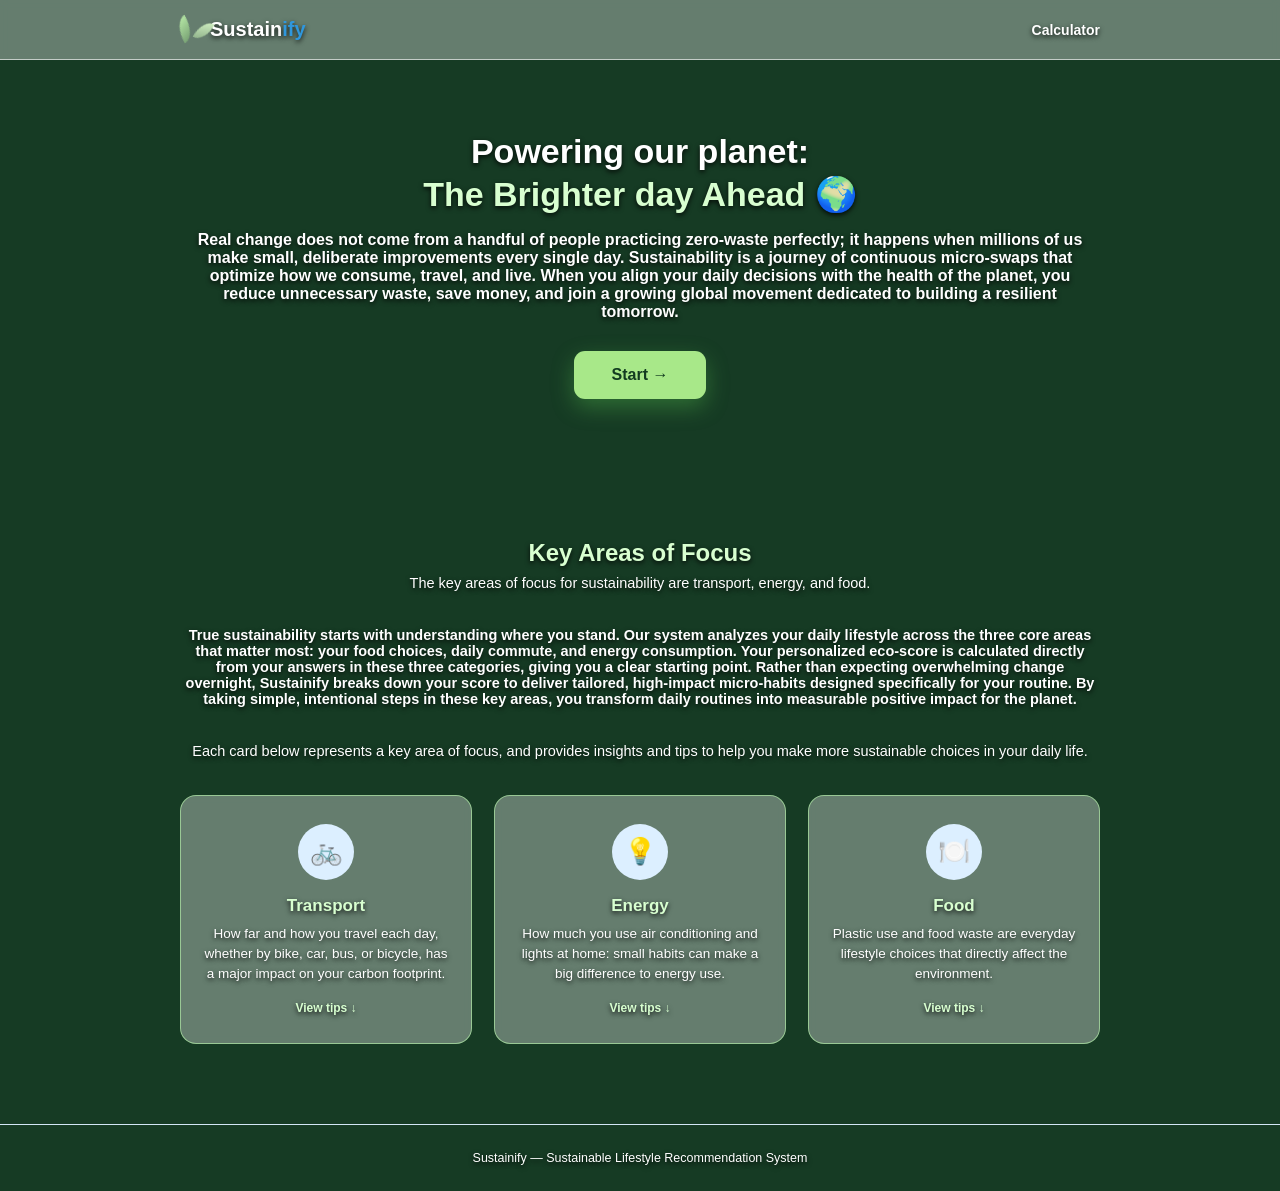
<file: index.html>
<!DOCTYPE html>
<html lang="en">
<head>
<meta charset="UTF-8">
<meta name="viewport" content="width=device-width, initial-scale=1.0">
<link rel="stylesheet" href="forest.css">
<title>Sustainify — Sustainable Lifestyle Recommendation System</title>
<style>
  :root{
    --sky-50:#f0f8ff;
    --sky-100:#dcefff;
    --sky-200:#b9dffb;
    --sky-400:#67b1e5;
    --sky-500:#2f97dd;
    --sky-600:#19659b;
    --navy:#123353;
    --ink:#213244;
    --ink-soft:#5c6b7a;
    --line:#d3e6f5;
    --white:#ffffff;
    --surface:rgba(255,255,255,.86);
    --card-surface:rgba(255,255,255,.94);
  }
  :root[data-theme="dark"]{
    --sky-50:#101d2b;
    --sky-100:#19344b;
    --sky-200:#285979;
    --sky-400:#78c4f2;
    --sky-500:#58afe6;
    --sky-600:#3d9bd5;
    --navy:#e4f3ff;
    --ink:#e8f1f7;
    --ink-soft:#a8bac8;
    --line:#294458;
    --white:#142433;
    --surface:rgba(20,36,51,.86);
    --card-surface:rgba(20,36,51,.94);
  }
  *{box-sizing:border-box;}
  .forest-scene{
    position:fixed; left:0; right:0; bottom:0; height:130px;
    overflow:hidden; pointer-events:none; z-index:0; opacity:.82;
  }
  .forest-layer{position:absolute; left:50%; bottom:0; width:3200px; height:130px; transform:translateX(-50%);}
  .forest-layer svg{display:block; width:3200px; height:130px;}
  .forest-layer.back{opacity:.35; transform:translateX(-50%) translateY(8px);}
  .forest-layer.mid{opacity:.48; transform:translateX(-50%) translateY(18px);}
  .forest-layer.front{opacity:.72; transform:translateX(-50%) translateY(32px);}
  .leaf-field{position:fixed; inset:0; overflow:hidden; pointer-events:none; z-index:0;}
  .leaf{position:absolute; width:11px; height:20px; border-radius:100% 0 100% 0; background:var(--sky-400); opacity:.32; animation:leafDrift 12s linear infinite;}
  body > *:not(.forest-scene):not(.leaf-field){position:relative; z-index:1;}
  .leaf:nth-child(1){left:12%; top:18%; animation-delay:-2s;}
  .leaf:nth-child(2){left:28%; top:42%; animation-delay:-7s; transform:scale(.7);}
  .leaf:nth-child(3){left:54%; top:12%; animation-delay:-4s; transform:scale(.8);}
  .leaf:nth-child(4){left:72%; top:35%; animation-delay:-9s; transform:scale(.65);}
  .leaf:nth-child(5){left:86%; top:20%; animation-delay:-6s; transform:scale(.9);}
  .leaf:nth-child(6){left:42%; top:65%; animation-delay:-11s; transform:scale(.6);}
  @keyframes leafDrift{
    0%{margin-left:-20px; transform:rotate(0deg) translateY(0);}
    50%{margin-left:20px; transform:rotate(180deg) translateY(18px);}
    100%{margin-left:-20px; transform:rotate(360deg) translateY(0);}
  }
  @media(prefers-reduced-motion:reduce){.leaf{animation:none;}}
  body{
    margin:0;
    font-family:'Segoe UI', Arial, sans-serif;
    background:transparent;
    color:var(--ink);
    transition:background .2s, color .2s;
  }
  .wrap{max-width:960px; margin:0 auto; padding:0 20px;}

  header{
    background:var(--surface);
    border-bottom:1px solid var(--line);
    padding:18px 0;
    position:sticky; top:0; z-index:10;
  }
  .nav-row{display:flex; align-items:center; justify-content:space-between;}
  .logo{
    display:inline-block; font-size:20px; font-weight:700; color:var(--navy);
    transform-style:preserve-3d; transform-origin:center; cursor:grab;
    animation:logoFloat 3.8s ease-in-out infinite;
    will-change:transform;
  }
  .logo:active{cursor:grabbing;}
  .logo:hover{animation-play-state:paused; transform:translate3d(0,-3px,0) rotateX(8deg) rotateY(-10deg);}
  .logo span{display:inline-block; color:var(--sky-500); transform:translateZ(8px);}
  @keyframes logoFloat{
    0%,100%{transform:translate3d(0,0,0) rotateX(0deg) rotateY(-3deg);}
    50%{transform:translate3d(0,-4px,0) rotateX(5deg) rotateY(3deg);}
  }
  @media(prefers-reduced-motion:reduce){
    .logo{animation:none;}
    .logo:hover{transform:none;}
  }
  header nav a{
    color:var(--ink-soft); text-decoration:none; font-size:14px; font-weight:600;
    margin-left:22px;
  }
  header nav a:hover{color:var(--sky-600);}
  .hero{
    background:linear-gradient(180deg, var(--sky-50), var(--white) 85%);
    padding:70px 0 60px;
    text-align:center;
    position:relative;
    overflow:hidden;
  }
  .hero .wrap{
    position:relative;
    z-index:1;
  }
  .hero h1{
    font-size:34px; color:var(--navy); margin:0 0 16px; line-height:1.25;
  }
  .hero h1 span{color:var(--sky-500);}
  .hero p{
    font-size:16px; color:var(--ink-soft); max-width:900px; margin:0 auto 30px;
  }
  .btn-start{
    display:inline-block; background:var(--sky-600); color:#fff; text-decoration:none;
    font-size:16px; font-weight:700; padding:15px 38px; border-radius:11px;
    box-shadow:0 8px 20px rgba(28,124,192,0.28);
    transition:background .15s, transform .12s;
  }
  .btn-start:hover{background:var(--navy);}
  .btn-start:active{transform:translateY(1px);}

  .cards-section{padding:60px 0 80px;}
  .cards-section h2{
    text-align:center; font-size:24px; color:var(--navy); margin-bottom:8px;
  }
  .cards-section > .wrap > p{
    text-align:center; color:var(--ink-soft); font-size:14.5px; margin:0 0 36px;
  }
  .cards-grid{
    display:grid; grid-template-columns:repeat(3, 1fr); gap:22px;
  }
  .card{
    background:var(--card-surface); border:1px solid var(--line); border-radius:16px;
    padding:28px 22px; text-align:center;
    cursor:pointer; transition:transform .15s, box-shadow .15s;
  }
  .card:hover{transform:translateY(-4px); box-shadow:0 12px 26px rgba(28,124,192,0.14);}
  .card:focus-visible{outline:3px solid var(--sky-400); outline-offset:4px;}
  .card .icon{
    width:56px; height:56px; border-radius:50%; background:var(--sky-100);
    display:flex; align-items:center; justify-content:center; margin:0 auto 16px;
    font-size:26px;
  }
  .card h3{font-size:17px; color:var(--navy); margin:0 0 8px;}
  .card p{font-size:13.5px; color:var(--ink-soft); margin:0; line-height:1.5;}
  .card-hint{display:block; margin-top:16px; color:var(--sky-600); font-size:12px; font-weight:700;}
  .card-tips{margin:18px 0 0; padding:14px 0 0 18px; border-top:1px solid var(--line); text-align:left; color:var(--ink); font-size:13px; line-height:1.5;}
  .card-tips li{margin-bottom:8px;}
  .card-tips li:last-child{margin-bottom:0;}

  footer{
    text-align:center; padding:26px 0; color:var(--ink-soft); font-size:12.5px;
    border-top:1px solid var(--line);
  }

  @media(max-width:720px){
    .cards-grid{grid-template-columns:1fr;}
    .hero h1{font-size:26px;}
  }
</style>
</head>
<body>

<div class="video-background" aria-hidden="true">
  <iframe src="https://www.youtube.com/embed/VJLZvLD_ZRc?autoplay=1&mute=1&loop=1&playlist=VJLZvLD_ZRc&controls=0&rel=0&modestbranding=1" title="Sustainify background video" allow="autoplay; encrypted-media" tabindex="-1"></iframe>
</div>

<div class="forest-scene" aria-hidden="true">
  <div class="forest-layer back">
    <svg width="3200" height="130" xmlns="http://www.w3.org/2000/svg"><polygon points="30,130 50,80 40,80 55,45 45,45 60,10 75,45 65,45 80,80 70,80 90,130" fill="var(--sky-100)"/><polygon points="140,130 158,90 149,90 163,58 154,58 170,28 186,58 177,58 191,90 182,90 199,130" fill="var(--sky-100)"/></svg>
  </div>
  <div class="forest-layer mid">
    <svg width="3200" height="130" xmlns="http://www.w3.org/2000/svg"><polygon points="40,130 62,70 50,70 68,32 56,32 74,0 92,32 80,32 98,70 86,70 108,130" fill="var(--sky-400)"/><polygon points="150,130 168,85 158,85 173,52 163,52 180,20 197,52 187,52 202,85 192,85 210,130" fill="var(--sky-400)"/></svg>
  </div>
  <div class="forest-layer front">
    <svg width="3200" height="130" xmlns="http://www.w3.org/2000/svg"><polygon points="35,130 60,55 46,55 66,10 52,10 72,-15 92,10 78,10 98,55 84,55 109,130" fill="var(--navy)"/><polygon points="150,130 172,68 160,68 177,30 165,30 184,0 203,30 191,30 208,68 196,68 218,130" fill="var(--navy)"/></svg>
  </div>
</div>
<div class="leaf-field" aria-hidden="true"><span class="leaf"></span><span class="leaf"></span><span class="leaf"></span><span class="leaf"></span><span class="leaf"></span><span class="leaf"></span></div>

<header>
  <div class="wrap nav-row">
    <div class="logo">Sustain<span>ify</span></div>
    <nav>
      <a href="calculator1.html">Calculator</a>
    </nav>
  </div>
</header>

<section class="hero">
  <div class="wrap">
    <h1>Powering our planet:<br><span>The Brighter day Ahead 🌍</span></h1>
    <p><strong>Real change does not come from a handful of people practicing zero-waste perfectly; it happens when millions of us make small, deliberate improvements every single day. Sustainability is a journey of continuous micro-swaps that optimize how we consume, travel, and live. When you align your daily decisions with the health of the planet, you reduce unnecessary waste, save money, and join a growing global movement dedicated to building a resilient tomorrow.</strong></p>
    <a href="calculator1.html" class="btn-start">Start →</a>

  </div>
</section>

<section class="cards-section">
  <div class="wrap">
    <h2>Key Areas of Focus</h2>
    <p>The key areas of focus for sustainability are transport, energy, and food.</p>
    <p><strong>True sustainability starts with understanding where you stand. Our system analyzes your daily lifestyle across the three core areas that matter most: your food choices, daily commute, and energy consumption. Your personalized eco-score is calculated directly from your answers in these three categories, giving you a clear starting point. Rather than expecting overwhelming change overnight, Sustainify breaks down your score to deliver tailored, high-impact micro-habits designed specifically for your routine. By taking simple, intentional steps in these key areas, you transform daily routines into measurable positive impact for the planet.</strong></p>

    <p>Each card below represents a key area of focus, and provides insights and tips to help you make more sustainable choices in your daily life.</p>
    <div class="cards-grid">
      <div class="card" role="button" tabindex="0" aria-expanded="false" aria-controls="transport-tips">
        <div class="icon">🚲</div>
        <h3><strong>Transport</strong></h3>
        <p>How far and how you travel each day, whether by bike, car, bus, or bicycle, has a major impact on your carbon footprint.</p>
        <span class="card-hint">View tips ↓</span>
        <ul class="card-tips" id="transport-tips" hidden>
          <li>Walk, cycle, or use public transport for short journeys.</li>
          <li>Combine errands into one trip and carpool when possible.</li>
          <li>Keep your tires properly inflated to improve fuel efficiency.</li>
        </ul>
      </div>
      <div class="card" role="button" tabindex="0" aria-expanded="false" aria-controls="energy-tips">
        <div class="icon">💡</div>
        <h3><strong>Energy</strong></h3>
        <p>How much you use air conditioning and lights at home: small habits can make a big difference to energy use.</p>
        <span class="card-hint">View tips ↓</span>
        <ul class="card-tips" id="energy-tips" hidden>
          <li>Switch to LED bulbs and turn lights off in empty rooms.</li>
          <li>Use natural light and air whenever the weather allows.</li>
          <li>Unplug chargers and devices when they are not in use.</li>
        </ul>
      </div>
      <div class="card" role="button" tabindex="0" aria-expanded="false" aria-controls="food-tips">
        <div class="icon">🍽️</div>
        <h3><strong>Food</strong></h3>
        <p>Plastic use and food waste are everyday lifestyle choices that directly affect the environment.</p>
        <span class="card-hint">View tips ↓</span>
        <ul class="card-tips" id="food-tips" hidden>
          <li>Plan portions before cooking to prevent food waste.</li>
          <li>Choose reusable bottles, bags, and containers instead of single-use plastic.</li>
          <li>Buy local, seasonal ingredients when they are available.</li>
        </ul>
      </div>
    </div>
  </div>
</section>

<footer>Sustainify — Sustainable Lifestyle Recommendation System</footer>

</body>
<script>
  document.querySelectorAll('.card').forEach(function(card){
    const tips = card.querySelector('.card-tips');
    const hint = card.querySelector('.card-hint');

    function toggleTips(){
      const isOpen = card.getAttribute('aria-expanded') === 'true';
      card.setAttribute('aria-expanded', String(!isOpen));
      card.classList.toggle('is-open', !isOpen);
      tips.hidden = isOpen;
      hint.textContent = isOpen ? 'View tips ↓' : 'Hide tips ↑';
    }

    card.addEventListener('click', toggleTips);
    card.addEventListener('keydown', function(event){
      if(event.key === 'Enter' || event.key === ' '){
        event.preventDefault();
        toggleTips();
      }
    });
  });
</script>
</html>
</file>
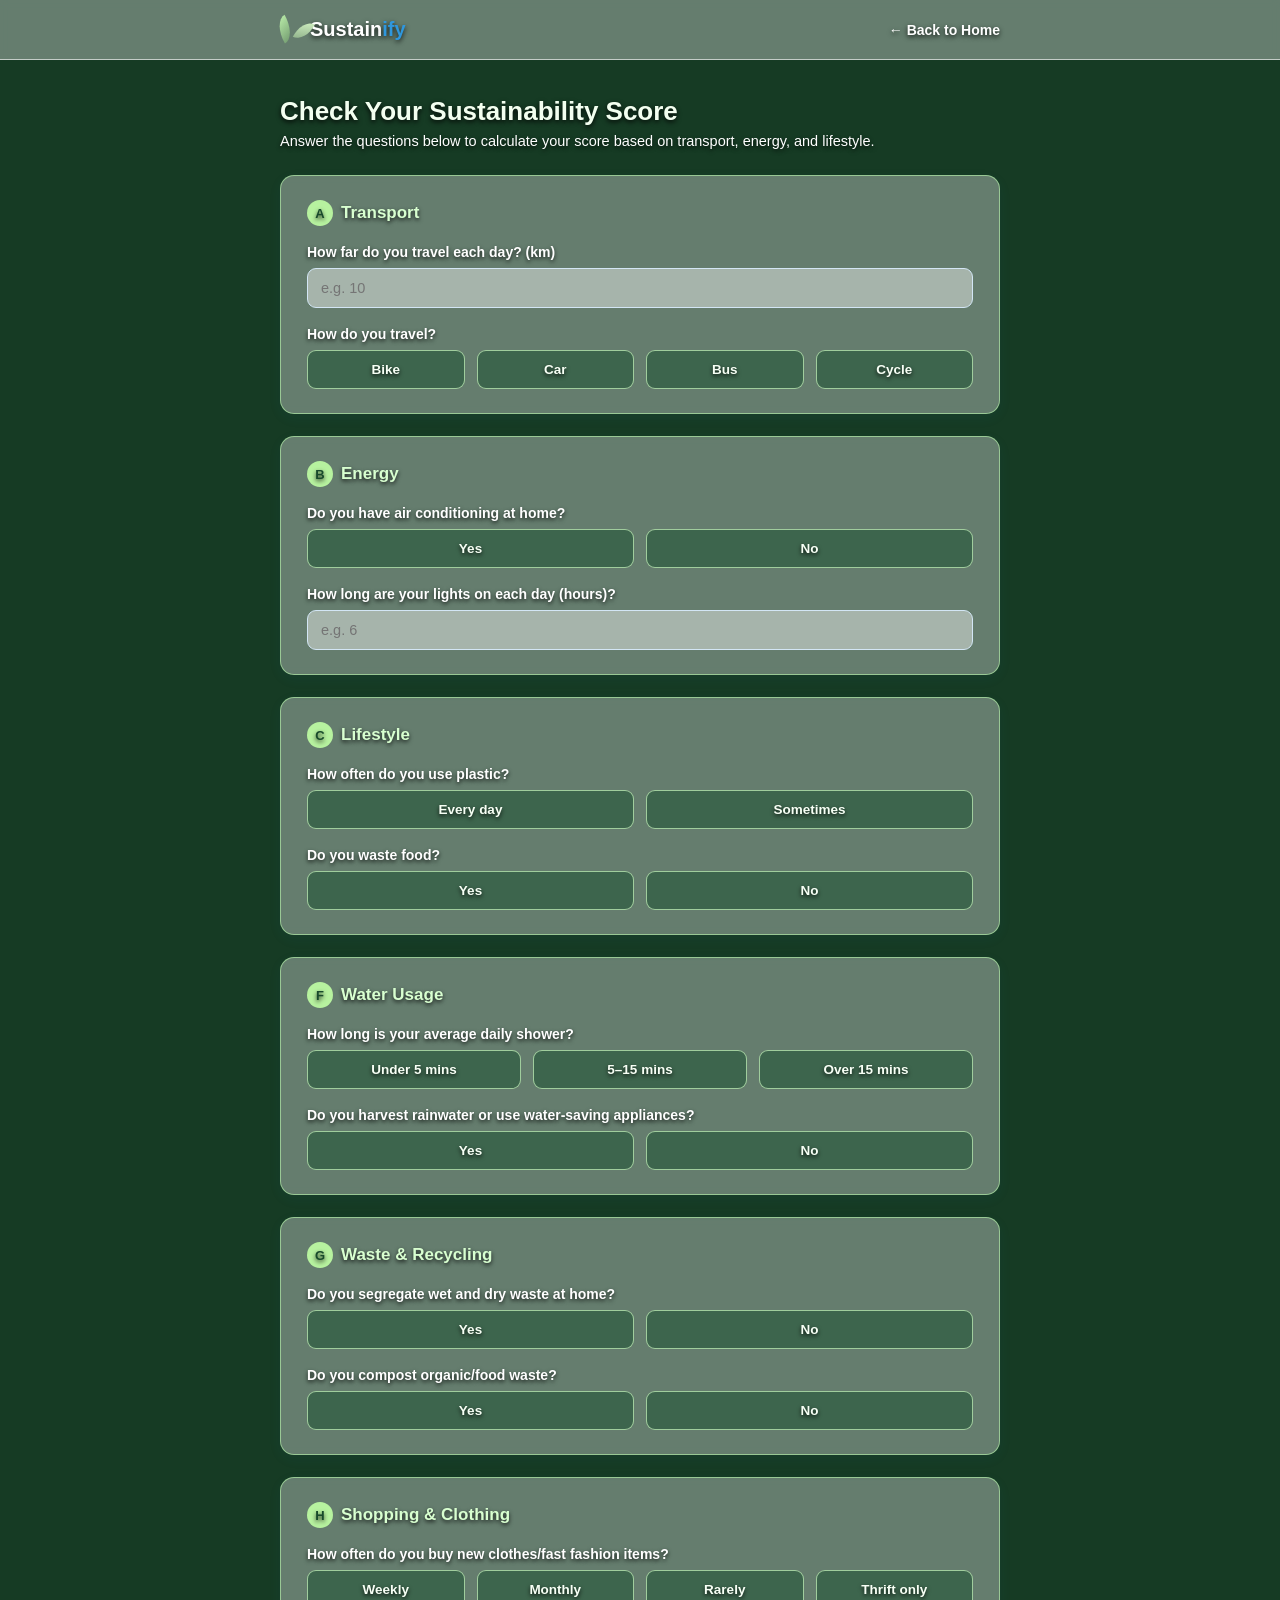
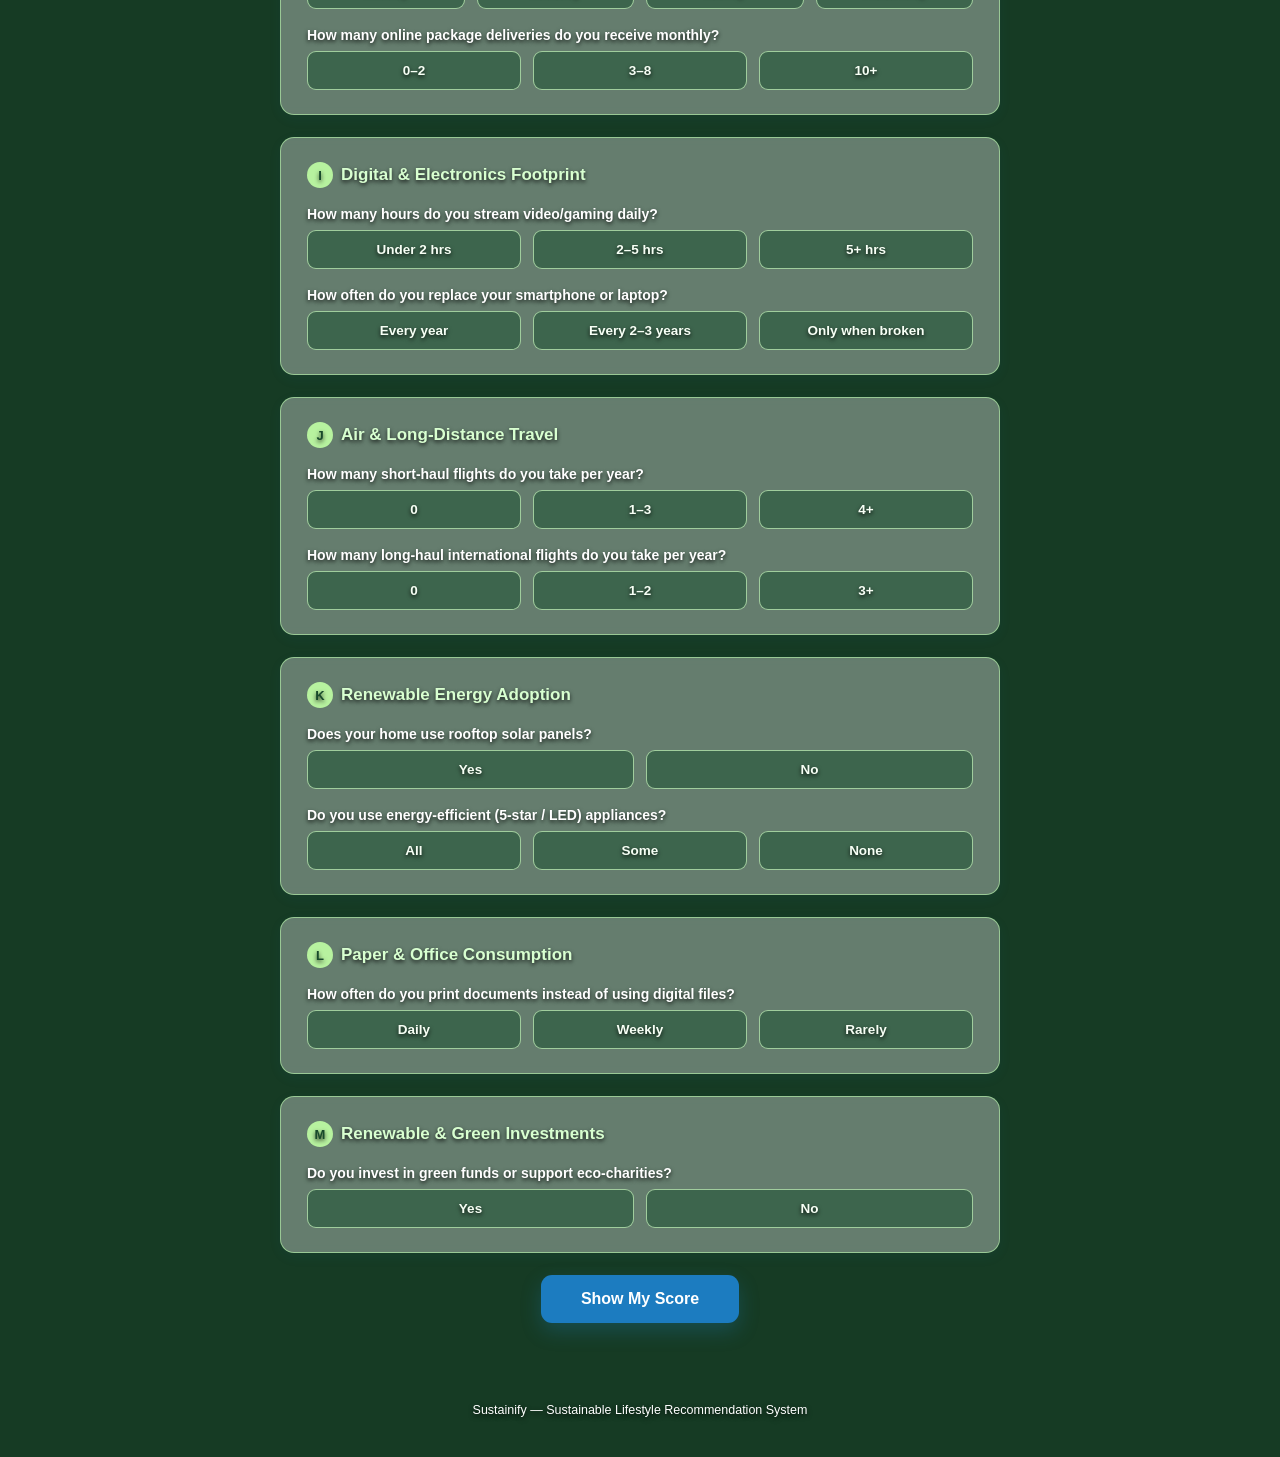
<file: calculator1.html>
<!DOCTYPE html>
<html lang="en">
<head>
<meta charset="UTF-8">
<meta name="viewport" content="width=device-width, initial-scale=1.0">
<link rel="stylesheet" href="forest.css">
<title>Sustainify — Calculator</title>
<style>
  :root{
    --sky-50:#f0f8ff;
    --sky-100:#dcefff;
    --sky-200:#b9dffb;
    --sky-400:#5fb2ec;
    --sky-500:#2f97dd;
    --sky-600:#1c7cc0;
    --navy:#123353;
    --ink:#213244;
    --ink-soft:#5c6b7a;
    --line:#d3e6f5;
    --white:#ffffff;
  }
  :root[data-theme="dark"]{
    --sky-50:#101d2b;
    --sky-100:#19344b;
    --sky-200:#285979;
    --sky-400:#78c4f2;
    --sky-500:#58afe6;
    --sky-600:#3d9bd5;
    --navy:#e4f3ff;
    --ink:#e8f1f7;
    --ink-soft:#a8bac8;
    --line:#294458;
    --white:#142433;
  }
  *{box-sizing:border-box;}
  .forest-scene{position:fixed;left:0;right:0;bottom:0;height:130px;overflow:hidden;pointer-events:none;z-index:0;opacity:.82;}
  .forest-layer{position:absolute;left:50%;bottom:0;width:3200px;height:130px;transform:translateX(-50%);}
  .forest-layer svg{display:block;width:3200px;height:130px;}
  .forest-layer.back{opacity:.35;transform:translateX(-50%) translateY(8px);}
  .forest-layer.mid{opacity:.48;transform:translateX(-50%) translateY(18px);}
  .forest-layer.front{opacity:.72;transform:translateX(-50%) translateY(32px);}
  .leaf-field{position:fixed;inset:0;overflow:hidden;pointer-events:none;z-index:0;}
  .leaf{position:absolute;width:11px;height:20px;border-radius:100% 0 100% 0;background:var(--sky-400);opacity:.32;animation:leafDrift 12s linear infinite;}
  body > *:not(.forest-scene):not(.leaf-field){position:relative;z-index:1;}
  .leaf:nth-child(1){left:12%;top:18%;animation-delay:-2s}.leaf:nth-child(2){left:28%;top:42%;animation-delay:-7s;transform:scale(.7)}.leaf:nth-child(3){left:54%;top:12%;animation-delay:-4s;transform:scale(.8)}.leaf:nth-child(4){left:72%;top:35%;animation-delay:-9s;transform:scale(.65)}.leaf:nth-child(5){left:86%;top:20%;animation-delay:-6s;transform:scale(.9)}.leaf:nth-child(6){left:42%;top:65%;animation-delay:-11s;transform:scale(.6)}
  @keyframes leafDrift{0%{margin-left:-20px;transform:rotate(0deg) translateY(0)}50%{margin-left:20px;transform:rotate(180deg) translateY(18px)}100%{margin-left:-20px;transform:rotate(360deg) translateY(0)}}
  @media(prefers-reduced-motion:reduce){.leaf{animation:none}}
  body{
    margin:0;
    font-family:'Segoe UI', Arial, sans-serif;
    background:transparent;
    color:var(--ink);
    transition:background .2s, color .2s;
  }
  header{
    background:var(--white);
    border-bottom:1px solid var(--line);
    padding:18px 0;
  }
  .wrap{max-width:760px; margin:0 auto; padding:0 20px;}
  .nav-row{display:flex; align-items:center; justify-content:space-between;}
  .logo{font-size:20px; font-weight:700; color:var(--navy);}
  .logo span{color:var(--sky-500);}
  header nav a{
    color:var(--ink-soft); text-decoration:none; font-size:14px; font-weight:600;
  }
  .page-title{padding:36px 0 6px;}
  .page-title h1{font-size:26px; color:var(--navy); margin:0 0 6px;}
  .page-title p{color:var(--ink-soft); font-size:14.5px; margin:0;}

  form{padding:20px 0 60px;}

  .section-card{
    background:var(--white);
    border:1px solid var(--line);
    border-radius:14px;
    padding:24px 26px;
    margin-bottom:22px;
    box-shadow:0 4px 14px rgba(31,124,192,0.06);
  }
  .section-card h2{
    font-size:17px; color:var(--sky-600); margin:0 0 18px;
    display:flex; align-items:center; gap:8px;
  }
  .section-card h2 .badge{
    width:26px; height:26px; border-radius:50%; background:var(--sky-100);
    color:var(--sky-600); font-size:13px; font-weight:700;
    display:flex; align-items:center; justify-content:center;
  }

  .field{margin-bottom:18px;}
  .field:last-child{margin-bottom:0;}
  .field label{
    display:block; font-size:14px; font-weight:600; color:var(--ink);
    margin-bottom:8px;
  }
  .field input[type="number"],
  .field select{
    width:100%; padding:11px 13px; border:1.5px solid var(--line);
    border-radius:9px; font-size:14.5px; font-family:inherit;
    background:var(--sky-50); outline:none; color:var(--ink);
  }
  .field input:focus, .field select:focus{border-color:var(--sky-500); background:var(--white);}

  .radio-row, .choice-row{display:flex; gap:12px; flex-wrap:wrap;}
  .choice{
    flex:1; min-width:110px;
  }
  .choice input{display:none;}
  .choice label{
    display:block; text-align:center; padding:11px 10px;
    border:1.5px solid var(--line); border-radius:9px;
    background:var(--sky-50); font-size:13.5px; font-weight:600; color:var(--ink-soft);
    cursor:pointer; transition:.15s;
    margin:0;
  }
  .choice input:checked + label{
    background:var(--sky-500); border-color:var(--sky-500); color:#fff;
  }

  .submit-row{text-align:center; margin-top:8px;}
  .btn-submit{
    background:var(--sky-600); color:#fff; border:none; border-radius:11px;
    padding:15px 40px; font-size:16px; font-weight:700; cursor:pointer;
    box-shadow:0 8px 20px rgba(28,124,192,0.28);
    transition:transform .12s, background .15s;
  }
  .btn-submit:hover{background:var(--navy);}
  .btn-submit:active{transform:translateY(1px);}

  .error-text{color:#c0392b; font-size:12.5px; margin-top:6px; display:none;}

  footer{
    text-align:center; padding:20px 0 40px; color:var(--ink-soft); font-size:12.5px;
  }
</style>
</head>
<body>

<div class="video-background" aria-hidden="true">
  <iframe src="https://www.youtube.com/embed/VJLZvLD_ZRc?autoplay=1&mute=1&loop=1&playlist=VJLZvLD_ZRc&controls=0&rel=0&modestbranding=1" title="Sustainify background video" allow="autoplay; encrypted-media" tabindex="-1"></iframe>
</div>

<div class="forest-scene" aria-hidden="true"><div class="forest-layer back"><svg width="3200" height="130" xmlns="http://www.w3.org/2000/svg"><polygon points="30,130 50,80 40,80 55,45 45,45 60,10 75,45 65,45 80,80 70,80 90,130" fill="var(--sky-100)"/><polygon points="140,130 158,90 149,90 163,58 154,58 170,28 186,58 177,58 191,90 182,90 199,130" fill="var(--sky-100)"/></svg></div><div class="forest-layer mid"><svg width="3200" height="130" xmlns="http://www.w3.org/2000/svg"><polygon points="40,130 62,70 50,70 68,32 56,32 74,0 92,32 80,32 98,70 86,70 108,130" fill="var(--sky-400)"/><polygon points="150,130 168,85 158,85 173,52 163,52 180,20 197,52 187,52 202,85 192,85 210,130" fill="var(--sky-400)"/></svg></div><div class="forest-layer front"><svg width="3200" height="130" xmlns="http://www.w3.org/2000/svg"><polygon points="35,130 60,55 46,55 66,10 52,10 72,-15 92,10 78,10 98,55 84,55 109,130" fill="var(--navy)"/><polygon points="150,130 172,68 160,68 177,30 165,30 184,0 203,30 191,30 208,68 196,68 218,130" fill="var(--navy)"/></svg></div></div><div class="leaf-field" aria-hidden="true"><span class="leaf"></span><span class="leaf"></span><span class="leaf"></span><span class="leaf"></span><span class="leaf"></span><span class="leaf"></span></div>

<header>
  <div class="wrap nav-row">
    <div class="logo">Sustain<span>ify</span></div>
    <nav><a href="index.html">← Back to Home</a></nav>
  </div>
</header>

<div class="wrap">
  <div class="page-title">
    <h1>Check Your Sustainability Score</h1>
    <p>Answer the questions below to calculate your score based on transport, energy, and lifestyle.</p>
  </div>

  <form id="calcForm">

    <div class="section-card">
      <h2><span class="badge">A</span> Transport</h2>

      <div class="field">
        <label for="travelKm">How far do you travel each day? (km)</label>
        <input type="number" id="travelKm" min="0" step="1" placeholder="e.g. 10" required>
        <div class="error-text" id="err-travelKm">Please enter a valid distance.</div>
      </div>

      <div class="field">
        <label>How do you travel?</label>
        <div class="choice-row">
          <div class="choice">
            <input type="radio" name="mode" id="mode-bike" value="bike">
            <label for="mode-bike">Bike</label>
          </div>
          <div class="choice">
            <input type="radio" name="mode" id="mode-car" value="car">
            <label for="mode-car">Car</label>
          </div>
          <div class="choice">
            <input type="radio" name="mode" id="mode-bus" value="bus">
            <label for="mode-bus">Bus</label>
          </div>
          <div class="choice">
            <input type="radio" name="mode" id="mode-cycle" value="cycle">
            <label for="mode-cycle">Cycle</label>
          </div>
        </div>
        <div class="error-text" id="err-mode">Please choose a mode of travel.</div>
      </div>
    </div>

    <div class="section-card">
      <h2><span class="badge">B</span> Energy</h2>

      <div class="field">
        <label>Do you have air conditioning at home?</label>
        <div class="choice-row">
          <div class="choice">
            <input type="radio" name="ac" id="ac-yes" value="yes">
            <label for="ac-yes">Yes</label>
          </div>
          <div class="choice">
            <input type="radio" name="ac" id="ac-no" value="no">
            <label for="ac-no">No</label>
          </div>
        </div>
        <div class="error-text" id="err-ac">Please select an option.</div>
      </div>

      <div class="field">
        <label for="lightHours">How long are your lights on each day (hours)?</label>
        <input type="number" id="lightHours" min="0" max="24" step="1" placeholder="e.g. 6" required>
        <div class="error-text" id="err-lightHours">Please enter valid hours (0–24).</div>
      </div>
    </div>

    <div class="section-card">
      <h2><span class="badge">C</span> Lifestyle</h2>

      <div class="field">
        <label>How often do you use plastic?</label>
        <div class="choice-row">
          <div class="choice">
            <input type="radio" name="plastic" id="plastic-daily" value="daily">
            <label for="plastic-daily">Every day</label>
          </div>
          <div class="choice">
            <input type="radio" name="plastic" id="plastic-sometimes" value="sometimes">
            <label for="plastic-sometimes">Sometimes</label>
          </div>
        </div>
        <div class="error-text" id="err-plastic">Please select an option.</div>
      </div>

      <div class="field">
        <label>Do you waste food?</label>
        <div class="choice-row">
          <div class="choice">
            <input type="radio" name="foodWaste" id="waste-yes" value="yes">
            <label for="waste-yes">Yes</label>
          </div>
          <div class="choice">
            <input type="radio" name="foodWaste" id="waste-no" value="no">
            <label for="waste-no">No</label>
          </div>
        </div>
        <div class="error-text" id="err-foodWaste">Please select an option.</div>
      </div>
    </div>

    <div class="section-card">
      <h2><span class="badge">F</span> Water Usage</h2>

      <div class="field">
        <label>How long is your average daily shower?</label>
        <div class="choice-row">
          <div class="choice"><input type="radio" name="showerLength" id="shower-under-5" value="under5"><label for="shower-under-5">Under 5 mins</label></div>
          <div class="choice"><input type="radio" name="showerLength" id="shower-5-15" value="5to15"><label for="shower-5-15">5–15 mins</label></div>
          <div class="choice"><input type="radio" name="showerLength" id="shower-over-15" value="over15"><label for="shower-over-15">Over 15 mins</label></div>
        </div>
        <div class="error-text" id="err-showerLength">Please select an option.</div>
      </div>

      <div class="field">
        <label>Do you harvest rainwater or use water-saving appliances?</label>
        <div class="choice-row">
          <div class="choice"><input type="radio" name="waterSaving" id="water-saving-yes" value="yes"><label for="water-saving-yes">Yes</label></div>
          <div class="choice"><input type="radio" name="waterSaving" id="water-saving-no" value="no"><label for="water-saving-no">No</label></div>
        </div>
        <div class="error-text" id="err-waterSaving">Please select an option.</div>
      </div>
    </div>

    <div class="section-card">
      <h2><span class="badge">G</span> Waste &amp; Recycling</h2>

      <div class="field">
        <label>Do you segregate wet and dry waste at home?</label>
        <div class="choice-row">
          <div class="choice"><input type="radio" name="segregatesWaste" id="segregates-yes" value="yes"><label for="segregates-yes">Yes</label></div>
          <div class="choice"><input type="radio" name="segregatesWaste" id="segregates-no" value="no"><label for="segregates-no">No</label></div>
        </div>
        <div class="error-text" id="err-segregatesWaste">Please select an option.</div>
      </div>

      <div class="field">
        <label>Do you compost organic/food waste?</label>
        <div class="choice-row">
          <div class="choice"><input type="radio" name="compostsWaste" id="composts-yes" value="yes"><label for="composts-yes">Yes</label></div>
          <div class="choice"><input type="radio" name="compostsWaste" id="composts-no" value="no"><label for="composts-no">No</label></div>
        </div>
        <div class="error-text" id="err-compostsWaste">Please select an option.</div>
      </div>
    </div>

    <div class="section-card">
      <h2><span class="badge">H</span> Shopping &amp; Clothing</h2>

      <div class="field">
        <label>How often do you buy new clothes/fast fashion items?</label>
        <div class="choice-row">
          <div class="choice"><input type="radio" name="clothingFrequency" id="clothes-weekly" value="weekly"><label for="clothes-weekly">Weekly</label></div>
          <div class="choice"><input type="radio" name="clothingFrequency" id="clothes-monthly" value="monthly"><label for="clothes-monthly">Monthly</label></div>
          <div class="choice"><input type="radio" name="clothingFrequency" id="clothes-rarely" value="rarely"><label for="clothes-rarely">Rarely</label></div>
          <div class="choice"><input type="radio" name="clothingFrequency" id="clothes-thrift" value="thrift"><label for="clothes-thrift">Thrift only</label></div>
        </div>
        <div class="error-text" id="err-clothingFrequency">Please select an option.</div>
      </div>

      <div class="field">
        <label>How many online package deliveries do you receive monthly?</label>
        <div class="choice-row">
          <div class="choice"><input type="radio" name="packageDeliveries" id="packages-0-2" value="0to2"><label for="packages-0-2">0–2</label></div>
          <div class="choice"><input type="radio" name="packageDeliveries" id="packages-3-8" value="3to8"><label for="packages-3-8">3–8</label></div>
          <div class="choice"><input type="radio" name="packageDeliveries" id="packages-10-plus" value="10plus"><label for="packages-10-plus">10+</label></div>
        </div>
        <div class="error-text" id="err-packageDeliveries">Please select an option.</div>
      </div>
    </div>

    <div class="section-card">
      <h2><span class="badge">I</span> Digital &amp; Electronics Footprint</h2>

      <div class="field">
        <label>How many hours do you stream video/gaming daily?</label>
        <div class="choice-row">
          <div class="choice"><input type="radio" name="streamingHours" id="streaming-under-2" value="under2"><label for="streaming-under-2">Under 2 hrs</label></div>
          <div class="choice"><input type="radio" name="streamingHours" id="streaming-2-5" value="2to5"><label for="streaming-2-5">2–5 hrs</label></div>
          <div class="choice"><input type="radio" name="streamingHours" id="streaming-5-plus" value="5plus"><label for="streaming-5-plus">5+ hrs</label></div>
        </div>
        <div class="error-text" id="err-streamingHours">Please select an option.</div>
      </div>

      <div class="field">
        <label>How often do you replace your smartphone or laptop?</label>
        <div class="choice-row">
          <div class="choice"><input type="radio" name="deviceReplacement" id="device-yearly" value="yearly"><label for="device-yearly">Every year</label></div>
          <div class="choice"><input type="radio" name="deviceReplacement" id="device-2-3" value="2to3"><label for="device-2-3">Every 2–3 years</label></div>
          <div class="choice"><input type="radio" name="deviceReplacement" id="device-broken" value="broken"><label for="device-broken">Only when broken</label></div>
        </div>
        <div class="error-text" id="err-deviceReplacement">Please select an option.</div>
      </div>
    </div>

    <div class="section-card">
      <h2><span class="badge">J</span> Air &amp; Long-Distance Travel</h2>

      <div class="field">
        <label>How many short-haul flights do you take per year?</label>
        <div class="choice-row">
          <div class="choice"><input type="radio" name="shortHaulFlights" id="short-haul-0" value="0"><label for="short-haul-0">0</label></div>
          <div class="choice"><input type="radio" name="shortHaulFlights" id="short-haul-1-3" value="1to3"><label for="short-haul-1-3">1–3</label></div>
          <div class="choice"><input type="radio" name="shortHaulFlights" id="short-haul-4-plus" value="4plus"><label for="short-haul-4-plus">4+</label></div>
        </div>
        <div class="error-text" id="err-shortHaulFlights">Please select an option.</div>
      </div>

      <div class="field">
        <label>How many long-haul international flights do you take per year?</label>
        <div class="choice-row">
          <div class="choice"><input type="radio" name="longHaulFlights" id="long-haul-0" value="0"><label for="long-haul-0">0</label></div>
          <div class="choice"><input type="radio" name="longHaulFlights" id="long-haul-1-2" value="1to2"><label for="long-haul-1-2">1–2</label></div>
          <div class="choice"><input type="radio" name="longHaulFlights" id="long-haul-3-plus" value="3plus"><label for="long-haul-3-plus">3+</label></div>
        </div>
        <div class="error-text" id="err-longHaulFlights">Please select an option.</div>
      </div>
    </div>

    <div class="section-card">
      <h2><span class="badge">K</span> Renewable Energy Adoption</h2>

      <div class="field">
        <label>Does your home use rooftop solar panels?</label>
        <div class="choice-row">
          <div class="choice"><input type="radio" name="solarPanels" id="solar-yes" value="yes"><label for="solar-yes">Yes</label></div>
          <div class="choice"><input type="radio" name="solarPanels" id="solar-no" value="no"><label for="solar-no">No</label></div>
        </div>
        <div class="error-text" id="err-solarPanels">Please select an option.</div>
      </div>

      <div class="field">
        <label>Do you use energy-efficient (5-star / LED) appliances?</label>
        <div class="choice-row">
          <div class="choice"><input type="radio" name="efficientAppliances" id="efficient-all" value="all"><label for="efficient-all">All</label></div>
          <div class="choice"><input type="radio" name="efficientAppliances" id="efficient-some" value="some"><label for="efficient-some">Some</label></div>
          <div class="choice"><input type="radio" name="efficientAppliances" id="efficient-none" value="none"><label for="efficient-none">None</label></div>
        </div>
        <div class="error-text" id="err-efficientAppliances">Please select an option.</div>
      </div>
    </div>

    <div class="section-card">
      <h2><span class="badge">L</span> Paper &amp; Office Consumption</h2>

      <div class="field">
        <label>How often do you print documents instead of using digital files?</label>
        <div class="choice-row">
          <div class="choice"><input type="radio" name="printFrequency" id="print-daily" value="daily"><label for="print-daily">Daily</label></div>
          <div class="choice"><input type="radio" name="printFrequency" id="print-weekly" value="weekly"><label for="print-weekly">Weekly</label></div>
          <div class="choice"><input type="radio" name="printFrequency" id="print-rarely" value="rarely"><label for="print-rarely">Rarely</label></div>
        </div>
        <div class="error-text" id="err-printFrequency">Please select an option.</div>
      </div>
    </div>

    <div class="section-card">
      <h2><span class="badge">M</span> Renewable &amp; Green Investments</h2>

      <div class="field">
        <label>Do you invest in green funds or support eco-charities?</label>
        <div class="choice-row">
          <div class="choice"><input type="radio" name="greenInvesting" id="green-yes" value="yes"><label for="green-yes">Yes</label></div>
          <div class="choice"><input type="radio" name="greenInvesting" id="green-no" value="no"><label for="green-no">No</label></div>
        </div>
        <div class="error-text" id="err-greenInvesting">Please select an option.</div>
      </div>
    </div>

    <div class="submit-row">
      <button type="submit" class="btn-submit">Show My Score</button>
    </div>
  </form>
</div>

<footer>Sustainify — Sustainable Lifestyle Recommendation System</footer>

<script>
document.getElementById('calcForm').addEventListener('submit', function(e){
  e.preventDefault();

  const travelKm = document.getElementById('travelKm').value;
  const mode = document.querySelector('input[name="mode"]:checked');
  const ac = document.querySelector('input[name="ac"]:checked');
  const lightHours = document.getElementById('lightHours').value;
  const plastic = document.querySelector('input[name="plastic"]:checked');
  const foodWaste = document.querySelector('input[name="foodWaste"]:checked');
  const showerLength = document.querySelector('input[name="showerLength"]:checked');
  const waterSaving = document.querySelector('input[name="waterSaving"]:checked');
  const segregatesWaste = document.querySelector('input[name="segregatesWaste"]:checked');
  const compostsWaste = document.querySelector('input[name="compostsWaste"]:checked');
  const clothingFrequency = document.querySelector('input[name="clothingFrequency"]:checked');
  const packageDeliveries = document.querySelector('input[name="packageDeliveries"]:checked');
  const streamingHours = document.querySelector('input[name="streamingHours"]:checked');
  const deviceReplacement = document.querySelector('input[name="deviceReplacement"]:checked');
  const shortHaulFlights = document.querySelector('input[name="shortHaulFlights"]:checked');
  const longHaulFlights = document.querySelector('input[name="longHaulFlights"]:checked');
  const solarPanels = document.querySelector('input[name="solarPanels"]:checked');
  const efficientAppliances = document.querySelector('input[name="efficientAppliances"]:checked');
  const printFrequency = document.querySelector('input[name="printFrequency"]:checked');
  const greenInvesting = document.querySelector('input[name="greenInvesting"]:checked');

  let valid = true;
  function showErr(id, condition){
    document.getElementById(id).style.display = condition ? 'block' : 'none';
    if(condition) valid = false;
  }
  showErr('err-travelKm', travelKm === '' || Number(travelKm) < 0);
  showErr('err-mode', !mode);
  showErr('err-ac', !ac);
  showErr('err-lightHours', lightHours === '' || Number(lightHours) < 0 || Number(lightHours) > 24);
  showErr('err-plastic', !plastic);
  showErr('err-foodWaste', !foodWaste);
  showErr('err-showerLength', !showerLength);
  showErr('err-waterSaving', !waterSaving);
  showErr('err-segregatesWaste', !segregatesWaste);
  showErr('err-compostsWaste', !compostsWaste);
  showErr('err-clothingFrequency', !clothingFrequency);
  showErr('err-packageDeliveries', !packageDeliveries);
  showErr('err-streamingHours', !streamingHours);
  showErr('err-deviceReplacement', !deviceReplacement);
  showErr('err-shortHaulFlights', !shortHaulFlights);
  showErr('err-longHaulFlights', !longHaulFlights);
  showErr('err-solarPanels', !solarPanels);
  showErr('err-efficientAppliances', !efficientAppliances);
  showErr('err-printFrequency', !printFrequency);
  showErr('err-greenInvesting', !greenInvesting);

  if(!valid) return;

  /* ---------- Scoring logic (out of 100) ---------- */
  let score = 100;
  const suggestions = [];
  function addSuggestion(penalty, text){
    if(penalty > 0) suggestions.push({penalty, text});
  }

  const km = Number(travelKm);
  const modeVal = mode.value;

  // Transport scoring
  const modePenaltyPerKm = { car: 1.4, bike: 0.9, bus: 0.4, cycle: 0 };
  const transportPenalty = Math.min(18, km * (modePenaltyPerKm[modeVal] / 2));
  score -= transportPenalty;
  if(modeVal === 'car' || modeVal === 'bike'){
    addSuggestion(transportPenalty, 'Take the bus or cycle two days a week instead of driving — you could save roughly 12 kg of CO2 each week.');
  }

  // Energy scoring
  const hrs = Number(lightHours);
  const acPenalty = ac.value === 'yes' ? 8 : 0;
  const lightPenalty = Math.min(8, hrs * 0.6);
  score -= acPenalty + lightPenalty;
  if(ac.value === 'yes'){
    addSuggestion(acPenalty, 'Raise your AC temperature by 1-2°C and reduce usage by one hour to save electricity.');
  }
  if(hrs > 8){
    addSuggestion(lightPenalty, 'Make it a habit to turn off the lights when nobody is in the room.');
  }

  // Lifestyle scoring
  const plasticPenalty = plastic.value === 'daily' ? 8 : 3;
  score -= plasticPenalty;
  if(plastic.value === 'daily'){
    addSuggestion(plasticPenalty, 'Use a steel or reusable bottle instead of a plastic bottle.');
  }

  if(foodWaste.value === 'yes'){
    score -= 5;
    addSuggestion(5, 'Plan portions when preparing meals to reduce food waste.');
  }

  const showerPenalty = {under5: 0, '5to15': 4, over15: 8}[showerLength.value];
  const waterPenalty = waterSaving.value === 'no' ? 5 : 0;
  const segregationPenalty = segregatesWaste.value === 'no' ? 6 : 0;
  const compostPenalty = compostsWaste.value === 'no' ? 5 : 0;
  const clothingPenalty = {weekly: 10, monthly: 5, rarely: 2, thrift: 0}[clothingFrequency.value];
  const packagePenalty = {'0to2': 0, '3to8': 4, '10plus': 8}[packageDeliveries.value];
  const streamingPenalty = {under2: 0, '2to5': 4, '5plus': 8}[streamingHours.value];
  const devicePenalty = {yearly: 8, '2to3': 4, broken: 0}[deviceReplacement.value];
  const shortHaulPenalty = {'0': 0, '1to3': 6, '4plus': 12}[shortHaulFlights.value];
  const longHaulPenalty = {'0': 0, '1to2': 10, '3plus': 18}[longHaulFlights.value];
  const solarPenalty = solarPanels.value === 'no' ? 6 : 0;
  const appliancePenalty = {all: 0, some: 4, none: 8}[efficientAppliances.value];
  const printPenalty = {daily: 6, weekly: 3, rarely: 0}[printFrequency.value];
  const investingPenalty = greenInvesting.value === 'no' ? 3 : 0;

  score -= showerPenalty + waterPenalty + segregationPenalty + compostPenalty;
  score -= clothingPenalty + packagePenalty + streamingPenalty + devicePenalty;
  score -= shortHaulPenalty + longHaulPenalty + solarPenalty + appliancePenalty;
  score -= printPenalty + investingPenalty;

  addSuggestion(showerPenalty, 'Keep showers under five minutes and turn off the water while soaping.');
  addSuggestion(waterPenalty, 'Use water-saving fixtures or collect rainwater for suitable household tasks.');
  addSuggestion(segregationPenalty, 'Separate wet and dry waste so recyclable materials can be recovered properly.');
  addSuggestion(compostPenalty, 'Compost organic scraps to keep food waste out of landfills.');
  addSuggestion(clothingPenalty, 'Buy fewer new clothes, choose durable pieces, and repair or thrift when possible.');
  addSuggestion(packagePenalty, 'Group online purchases and choose slower consolidated delivery when available.');
  addSuggestion(streamingPenalty, 'Reduce daily streaming or gaming time and choose lower video quality when practical.');
  addSuggestion(devicePenalty, 'Keep devices longer, repair them, and replace them only when necessary.');
  addSuggestion(shortHaulPenalty, 'Replace short-haul flights with rail, bus, or virtual meetings when possible.');
  addSuggestion(longHaulPenalty, 'Reduce long-haul flights and combine trips to lower their outsized carbon impact.');
  addSuggestion(solarPenalty, 'Explore rooftop solar or a community renewable-energy option for your home.');
  addSuggestion(appliancePenalty, 'Prioritize efficient 5-star and LED appliances when replacing old equipment.');
  addSuggestion(printPenalty, 'Use digital documents and print only when a paper copy is genuinely needed.');
  addSuggestion(investingPenalty, 'Consider a green fund or a reputable environmental charity that matches your values.');

  score = Math.max(0, Math.round(score));

  // Always have at least 3 suggestions
  const fallback = [
    'Try public transport or carpooling whenever possible.',
    'Avoid single-use plastic and use cloth bags instead.',
    'Choose local and seasonal food to reduce your carbon footprint.'
  ];
  let i = 0;
  while(suggestions.length < 3 && i < fallback.length){
    if(!suggestions.some(suggestion => suggestion.text === fallback[i])) suggestions.push({penalty: 0, text: fallback[i]});
    i++;
  }

  suggestions.sort((a, b) => b.penalty - a.penalty);
  const topSuggestions = suggestions.slice(0, 3).map(suggestion => suggestion.text);

  const params = new URLSearchParams({
    score: score,
    s1: topSuggestions[0] || '',
    s2: topSuggestions[1] || '',
    s3: topSuggestions[2] || ''
  });

  localStorage.setItem('sustainify-result', JSON.stringify({
    score: score,
    suggestions: topSuggestions
  }));

  window.location.href = 'result.html?' + params.toString();
});
</script>

</body>
</html>
</file>
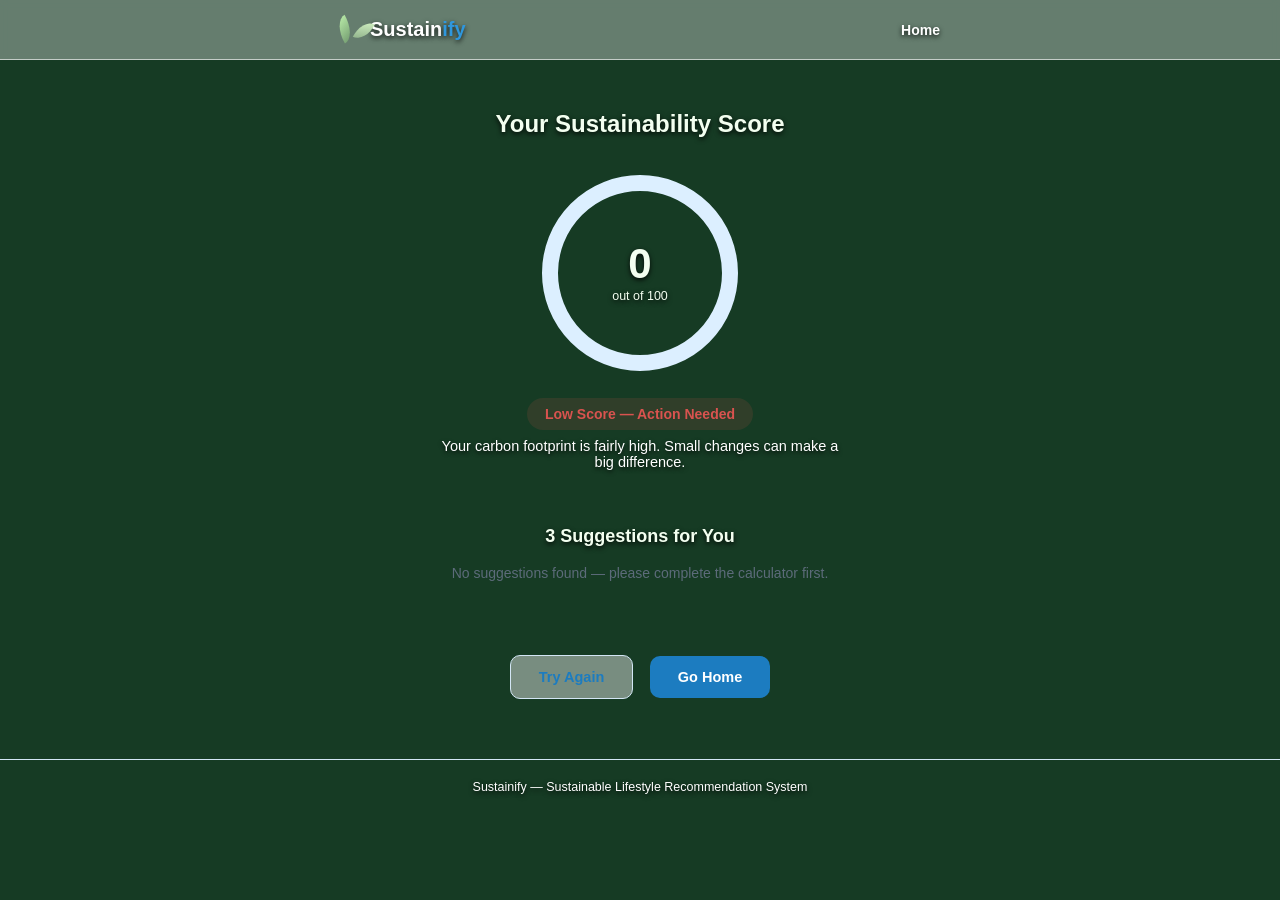
<file: result.html>
<!DOCTYPE html>
<html lang="en">
<head>
<meta charset="UTF-8">
<meta name="viewport" content="width=device-width, initial-scale=1.0">
<link rel="stylesheet" href="forest.css">
<title>Sustainify — Your Result</title>
<style>
  :root{
    --sky-50:#f0f8ff;
    --sky-100:#dcefff;
    --sky-200:#b9dffb;
    --sky-400:#5fb2ec;
    --sky-500:#2f97dd;
    --sky-600:#1c7cc0;
    --navy:#123353;
    --ink:#213244;
    --ink-soft:#5c6b7a;
    --line:#d3e6f5;
    --white:#ffffff;
    --good:#2fa86a;
    --mid:#e0a327;
    --low:#d9534f;
  }
  :root[data-theme="dark"]{
    --sky-50:#101d2b;
    --sky-100:#19344b;
    --sky-200:#285979;
    --sky-400:#78c4f2;
    --sky-500:#58afe6;
    --sky-600:#3d9bd5;
    --navy:#e4f3ff;
    --ink:#e8f1f7;
    --ink-soft:#a8bac8;
    --line:#294458;
    --white:#142433;
  }
  *{box-sizing:border-box;}
  .forest-scene{position:fixed;left:0;right:0;bottom:0;height:130px;overflow:hidden;pointer-events:none;z-index:0;opacity:.82;}
  .forest-layer{position:absolute;left:50%;bottom:0;width:3200px;height:130px;transform:translateX(-50%);}
  .forest-layer svg{display:block;width:3200px;height:130px;}
  .forest-layer.back{opacity:.35;transform:translateX(-50%) translateY(8px);}.forest-layer.mid{opacity:.48;transform:translateX(-50%) translateY(18px);}.forest-layer.front{opacity:.72;transform:translateX(-50%) translateY(32px);}
  .leaf-field{position:fixed;inset:0;overflow:hidden;pointer-events:none;z-index:0;}.leaf{position:absolute;width:11px;height:20px;border-radius:100% 0 100% 0;background:var(--sky-400);opacity:.32;animation:leafDrift 12s linear infinite;}.leaf:nth-child(1){left:12%;top:18%;animation-delay:-2s}.leaf:nth-child(2){left:28%;top:42%;animation-delay:-7s;transform:scale(.7)}.leaf:nth-child(3){left:54%;top:12%;animation-delay:-4s;transform:scale(.8)}.leaf:nth-child(4){left:72%;top:35%;animation-delay:-9s;transform:scale(.65)}.leaf:nth-child(5){left:86%;top:20%;animation-delay:-6s;transform:scale(.9)}.leaf:nth-child(6){left:42%;top:65%;animation-delay:-11s;transform:scale(.6)}
  body > *:not(.forest-scene):not(.leaf-field){position:relative;z-index:1;}
  @keyframes leafDrift{0%{margin-left:-20px;transform:rotate(0deg) translateY(0)}50%{margin-left:20px;transform:rotate(180deg) translateY(18px)}100%{margin-left:-20px;transform:rotate(360deg) translateY(0)}}
  @media(prefers-reduced-motion:reduce){.leaf{animation:none}}
  body{
    margin:0;
    font-family:'Segoe UI', Arial, sans-serif;
    background:transparent;
    color:var(--ink);
    min-height:100vh;
    transition:background .2s, color .2s;
  }
  .wrap{max-width:640px; margin:0 auto; padding:0 20px;}

  header{
    background:var(--white);
    border-bottom:1px solid var(--line);
    padding:18px 0;
  }
  .nav-row{display:flex; align-items:center; justify-content:space-between;}
  .logo{font-size:20px; font-weight:700; color:var(--navy);}
  .logo span{color:var(--sky-500);}
  header nav a{color:var(--ink-soft); text-decoration:none; font-size:14px; font-weight:600;}
  .result-hero{padding:50px 0 20px; text-align:center;}
  .result-hero h1{font-size:24px; color:var(--navy); margin:0 0 30px;}

  .ring-wrap{position:relative; width:210px; height:210px; margin:0 auto 20px;}
  svg{transform:rotate(-90deg);}
  .ring-bg{fill:none; stroke:var(--sky-100); stroke-width:16;}
  .ring-fg{
    fill:none; stroke-width:16; stroke-linecap:round;
    transition:stroke-dashoffset 1.1s cubic-bezier(.4,0,.2,1), stroke 0.4s;
  }
  .ring-label{
    position:absolute; inset:0; display:flex; flex-direction:column;
    align-items:center; justify-content:center;
  }
  .ring-label strong{font-size:42px; color:var(--navy); line-height:1;}
  .ring-label span{font-size:12.5px; color:var(--ink-soft); margin-top:4px;}

  .status-pill{
    display:inline-block; padding:8px 18px; border-radius:100px;
    font-size:14px; font-weight:700; margin-bottom:8px;
  }
  .status-text{color:var(--ink-soft); font-size:14.5px; max-width:420px; margin:0 auto;}

  .suggestions{padding:36px 0 60px;}
  .suggestions h2{font-size:18px; color:var(--navy); margin:0 0 18px; text-align:center;}
  .sugg-card{
    background:var(--white); border:1px solid var(--line); border-radius:14px;
    padding:16px 18px; margin-bottom:14px;
    display:flex; gap:14px; align-items:flex-start;
    box-shadow:0 4px 14px rgba(31,124,192,0.06);
  }
  .sugg-num{
    width:30px; height:30px; border-radius:50%; background:var(--sky-100); color:var(--sky-600);
    font-weight:700; font-size:14px; display:flex; align-items:center; justify-content:center;
    flex-shrink:0;
  }
  .sugg-card p{margin:0; font-size:14.5px; color:var(--ink); line-height:1.5; padding-top:4px;}

  .actions{text-align:center; padding-bottom:60px;}
  .btn{
    display:inline-block; text-decoration:none; font-weight:700; font-size:14.5px;
    padding:13px 28px; border-radius:10px; margin:0 6px;
  }
  .btn-primary{background:var(--sky-600); color:#fff;}
  .btn-primary:hover{background:var(--navy);}
  .btn-ghost{background:var(--white); color:var(--sky-600); border:1.5px solid var(--line);}
  .btn-ghost:hover{background:var(--sky-50);}

  footer{text-align:center; padding:20px 0; color:var(--ink-soft); font-size:12.5px; border-top:1px solid var(--line);}
</style>
</head>
<body>

<div class="video-background" aria-hidden="true">
  <iframe src="https://www.youtube.com/embed/VJLZvLD_ZRc?autoplay=1&mute=1&loop=1&playlist=VJLZvLD_ZRc&controls=0&rel=0&modestbranding=1" title="Sustainify background video" allow="autoplay; encrypted-media" tabindex="-1"></iframe>
</div>

<div class="forest-scene" aria-hidden="true"><div class="forest-layer back"><svg width="3200" height="130" xmlns="http://www.w3.org/2000/svg"><polygon points="30,130 50,80 40,80 55,45 45,45 60,10 75,45 65,45 80,80 70,80 90,130" fill="var(--sky-100)"/><polygon points="140,130 158,90 149,90 163,58 154,58 170,28 186,58 177,58 191,90 182,90 199,130" fill="var(--sky-100)"/></svg></div><div class="forest-layer mid"><svg width="3200" height="130" xmlns="http://www.w3.org/2000/svg"><polygon points="40,130 62,70 50,70 68,32 56,32 74,0 92,32 80,32 98,70 86,70 108,130" fill="var(--sky-400)"/><polygon points="150,130 168,85 158,85 173,52 163,52 180,20 197,52 187,52 202,85 192,85 210,130" fill="var(--sky-400)"/></svg></div><div class="forest-layer front"><svg width="3200" height="130" xmlns="http://www.w3.org/2000/svg"><polygon points="35,130 60,55 46,55 66,10 52,10 72,-15 92,10 78,10 98,55 84,55 109,130" fill="var(--navy)"/><polygon points="150,130 172,68 160,68 177,30 165,30 184,0 203,30 191,30 208,68 196,68 218,130" fill="var(--navy)"/></svg></div></div><div class="leaf-field" aria-hidden="true"><span class="leaf"></span><span class="leaf"></span><span class="leaf"></span><span class="leaf"></span><span class="leaf"></span><span class="leaf"></span></div>

<header>
  <div class="wrap nav-row">
    <div class="logo">Sustain<span>ify</span></div>
    <nav><a href="index.html">Home</a></nav>
  </div>
</header>

<section class="result-hero">
  <div class="wrap">
    <h1>Your Sustainability Score</h1>

    <div class="ring-wrap">
      <svg width="210" height="210" viewBox="0 0 210 210">
        <circle class="ring-bg" cx="105" cy="105" r="90"></circle>
        <circle class="ring-fg" id="ringFg" cx="105" cy="105" r="90"></circle>
      </svg>
      <div class="ring-label">
        <strong id="scoreNum">0</strong>
        <span>out of 100</span>
      </div>
    </div>

    <div class="status-pill" id="statusPill">Loading...</div>
    <p class="status-text" id="statusText"></p>
  </div>
</section>

<section class="suggestions">
  <div class="wrap">
    <h2>3 Suggestions for You</h2>
    <div id="suggList"></div>
  </div>
</section>

<div class="actions">
  <a href="calculator1.html" class="btn btn-ghost">Try Again</a>
  <a href="index.html" class="btn btn-primary">Go Home</a>
</div>

<footer>Sustainify — Sustainable Lifestyle Recommendation System</footer>

<script>
  const params = new URLSearchParams(window.location.search);
  let savedResult = null;
  try {
    savedResult = JSON.parse(localStorage.getItem('sustainify-result') || 'null');
  } catch(error) {
    savedResult = null;
  }

  const storedScore = savedResult && Number.isFinite(Number(savedResult.score)) ? Number(savedResult.score) : null;
  let score = Number(params.get('score'));
  if(!params.has('score') && storedScore !== null) score = storedScore;
  if(isNaN(score)) score = 0;
  score = Math.max(0, Math.min(100, score));

  const suggestions = params.has('score')
    ? [params.get('s1'), params.get('s2'), params.get('s3')].filter(Boolean)
    : (savedResult && Array.isArray(savedResult.suggestions) ? savedResult.suggestions.filter(Boolean) : []);

  // Animate ring
  const radius = 90;
  const circumference = 2 * Math.PI * radius;
  const ringFg = document.getElementById('ringFg');
  ringFg.style.strokeDasharray = circumference;
  ringFg.style.strokeDashoffset = circumference;

  let color, statusLabel, statusMsg;
  if(score >= 70){
    color = getComputedStyle(document.documentElement).getPropertyValue('--good').trim();
    statusLabel = 'Great! You Are Sustainable'; 
    statusMsg = 'Your habits are kind to the environment. Keep it up!';
  } else if(score >= 40){
    color = getComputedStyle(document.documentElement).getPropertyValue('--mid').trim();
    statusLabel = 'Average — Room to Improve';
    statusMsg = 'You are moderately sustainable. Try the suggestions below to improve.';
  } else {
    color = getComputedStyle(document.documentElement).getPropertyValue('--low').trim();
    statusLabel = 'Low Score — Action Needed';
    statusMsg = 'Your carbon footprint is fairly high. Small changes can make a big difference.';
  }

  document.getElementById('scoreNum').textContent = score;
  document.getElementById('statusPill').textContent = statusLabel;
  document.getElementById('statusPill').style.background = color + '22';
  document.getElementById('statusPill').style.color = color;
  document.getElementById('statusText').textContent = statusMsg;
  ringFg.style.stroke = color;

  requestAnimationFrame(()=>{
    setTimeout(()=>{
      const offset = circumference - (score/100) * circumference;
      ringFg.style.strokeDashoffset = offset;
    }, 100);
  });

  // Suggestions list
  const list = document.getElementById('suggList');
  if(suggestions.length === 0){
    list.innerHTML = '<p style="text-align:center; color:var(--ink-soft); font-size:14px;">No suggestions found — please complete the calculator first.</p>';
  } else {
    list.innerHTML = suggestions.map((s,i)=>`
      <div class="sugg-card">
        <div class="sugg-num">${i+1}</div>
        <p>${s}</p>
      </div>
    `).join('');
  }
</script>

</body>
</html>
</file>
<file: forest.css>
/* Shared animated forest decoration for all Sustainify pages. */
.forest-scene{
	position:fixed;
	left:0;
	right:0;
	bottom:0;
	height:130px;
	overflow:hidden;
	pointer-events:none;
	z-index:1 !important;
	opacity:.82;
}
.forest-scene,.leaf-field{display:none !important;}
body{
	background-color:#163b24 !important;
	background-image:url("https://images.unsplash.com/photo-1542601906990-b4d3fb778b09?auto=format&fit=crop&w=2200&q=90") !important;
	background-size:cover !important;
	background-position:center !important;
	background-attachment:fixed !important;
}
.wrap,
.hero,
.cards-section,
.result-hero,
.suggestions,
.actions,
footer{
	background:transparent !important;
}
.logo{
	position:relative;
	display:inline-block;
	padding-left:30px;
}
.logo::before,
.logo::after{
	content:"";
	position:absolute;
	left:4px;
	bottom:1px;
	width:14px;
	height:25px;
	border-radius:100% 0 100% 0;
	background:linear-gradient(160deg,#bff2ad,#6d956b);
	transform:rotate(-30deg);
	transform-origin:bottom center;
}
.logo::after{
	left:12px;
	height:21px;
	background:linear-gradient(160deg,#d9f8c9,#86a982);
	transform:rotate(27deg);
}
header,
.section-card,
.sugg-card,
.card{
	background:rgba(255,255,255,.34) !important;
	border-color:rgba(255,255,255,.62) !important;
	backdrop-filter:blur(4px);
}
.theme-toggle,
.btn-ghost,
.field input[type="number"],
.field select{
	background:rgba(255,255,255,.42) !important;
}
.hero h1,
.hero p,
.cards-section > .wrap > p,
.card p,
.card-tips,
header nav a,
.logo,
footer{
	color:#fff !important;
	text-shadow:0 2px 5px rgba(0,0,0,.85);
}
.hero h1 span,
.cards-section h2,
.card h3,
.card-hint{
	color:#d8ffd0 !important;
	text-shadow:0 2px 5px rgba(0,0,0,.85);
}
.btn-start{
	background:#a8e889 !important;
	color:#123b20 !important;
	box-shadow:0 8px 22px rgba(80,180,75,.42) !important;
}
.btn-start:hover{background:#c7f5ad !important;}
.card,
.section-card,
.sugg-card{
	border-color:rgba(191,255,178,.58) !important;
}
.page-title h1,
.result-hero h1,
.suggestions h2{
	color:#f3fff0 !important;
	text-shadow:0 2px 5px rgba(0,0,0,.9);
}
.page-title p,
.status-text,
.sugg-card p,
.sugg-card,
.field label,
.section-card label,
.section-card h2{
	color:#fff !important;
	text-shadow:0 2px 4px rgba(0,0,0,.8);
}
.section-card h2{
	color:#d8ffd0 !important;
}
.section-card h2 .badge{
	background:#b7f29f !important;
	color:#184a2b !important;
}
.choice label{
	border-color:rgba(208,255,197,.68) !important;
	background:rgba(20,75,42,.48) !important;
	color:#f7fff5 !important;
}
.choice input:checked + label{
	background:#91dc78 !important;
	border-color:#d8ffd0 !important;
	color:#123b20 !important;
}
.error-text{
	color:#ffd2d2 !important;
	font-weight:700;
	text-shadow:0 1px 3px rgba(0,0,0,.8);
}
.ring-label strong,
.ring-label span{
	color:#f3fff0 !important;
	text-shadow:0 2px 5px rgba(0,0,0,.85);
}
.sugg-num{
	background:#b7f29f !important;
	color:#184a2b !important;
}
.video-background{
	position:fixed;
	inset:0;
	overflow:hidden;
	pointer-events:none;
	z-index:0;
	background:#0b1d2a;
	display:none !important;
}
.video-background iframe{
	position:absolute;
	top:50%;
	left:50%;
	width:max(100vw, 177.78vh);
	height:max(100vh, 56.25vw);
	transform:translate(-50%,-50%);
	border:0;
	pointer-events:none;
}
.forest-layer{
	position:absolute;
	left:50%;
	bottom:0;
	width:3200px;
	height:130px;
	transform:translateX(-50%);
}
.forest-layer svg{display:block; width:3200px; height:130px;}
.forest-layer::after{
	content:"";
	position:absolute;
	inset:0;
	background-repeat:repeat-x;
	background-size:220px 130px;
}
.forest-layer.back{
	opacity:.35;
	transform:translateX(-50%) translateY(8px);
	animation:forestBack 24s ease-in-out infinite alternate;
}
.forest-layer.back::after{
	background-image:url("data:image/svg+xml,%3Csvg xmlns='http://www.w3.org/2000/svg' width='220' height='130'%3E%3Cpath fill='%23b9dffb' d='M20 130 45 75H33L55 35H43L64 0 85 35H73L95 75H83l25 55zM145 130l20-48h-10l17-32h-10l20-30 20 30h-10l17 32h-10l20 48z'/%3E%3C/svg%3E");
}
.forest-layer.mid{
	opacity:.48;
	transform:translateX(-50%) translateY(18px);
	animation:forestMid 18s ease-in-out infinite alternate;
}
.forest-layer.mid::after{
	background-image:url("data:image/svg+xml,%3Csvg xmlns='http://www.w3.org/2000/svg' width='220' height='130'%3E%3Cpath fill='%235fb2ec' d='M12 130 38 65H25L50 25H38L62 0 86 25H74l25 40H86l26 65zM142 130l22-54h-11l20-36h-11l21-32 21 32h-11l20 36h-11l22 54z'/%3E%3C/svg%3E");
}
.forest-layer.front{
	opacity:.72;
	transform:translateX(-50%) translateY(32px);
	animation:forestFront 13s ease-in-out infinite alternate;
}
.forest-layer.front::after{
	background-image:url("data:image/svg+xml,%3Csvg xmlns='http://www.w3.org/2000/svg' width='220' height='130'%3E%3Cpath fill='%23123353' d='M5 130 32 58H18L46 15H32L60-15 88 15H74l28 43H88l27 72zM140 130l24-60h-12l21-38h-12l23-32 23 32h-12l21 38h-12l24 60z'/%3E%3C/svg%3E");
}
.leaf-field{
	position:fixed;
	inset:0;
	overflow:hidden;
	pointer-events:none;
	z-index:1 !important;
}
.leaf{
	position:absolute;
	width:11px;
	height:20px;
	border-radius:100% 0 100% 0;
	background:var(--sky-400);
	opacity:.32;
	animation:leafDrift 12s linear infinite;
}
.leaf:nth-child(1){left:12%; top:18%; animation-delay:-2s;}
.leaf:nth-child(2){left:28%; top:42%; animation-delay:-7s; transform:scale(.7);}
.leaf:nth-child(3){left:54%; top:12%; animation-delay:-4s; transform:scale(.8);}
.leaf:nth-child(4){left:72%; top:35%; animation-delay:-9s; transform:scale(.65);}
.leaf:nth-child(5){left:86%; top:20%; animation-delay:-6s; transform:scale(.9);}
.leaf:nth-child(6){left:42%; top:65%; animation-delay:-11s; transform:scale(.6);}
@keyframes forestBack{
	from{margin-left:-18px;}
	to{margin-left:18px;}
}
@keyframes forestMid{
	from{margin-left:22px;}
	to{margin-left:-22px;}
}
@keyframes forestFront{
	from{margin-left:-30px;}
	to{margin-left:30px;}
}
@keyframes leafDrift{
	0%{margin-left:-20px; transform:rotate(0deg) translateY(0);}
	50%{margin-left:20px; transform:rotate(180deg) translateY(18px);}
	100%{margin-left:-20px; transform:rotate(360deg) translateY(0);}
}
@media(prefers-reduced-motion:reduce){
	.forest-layer,.leaf{animation:none;}
}
body > *:not(.video-background):not(.forest-scene):not(.leaf-field){
	position:relative;
	z-index:2 !important;
}
.video-background{z-index:0 !important;}
</file>
